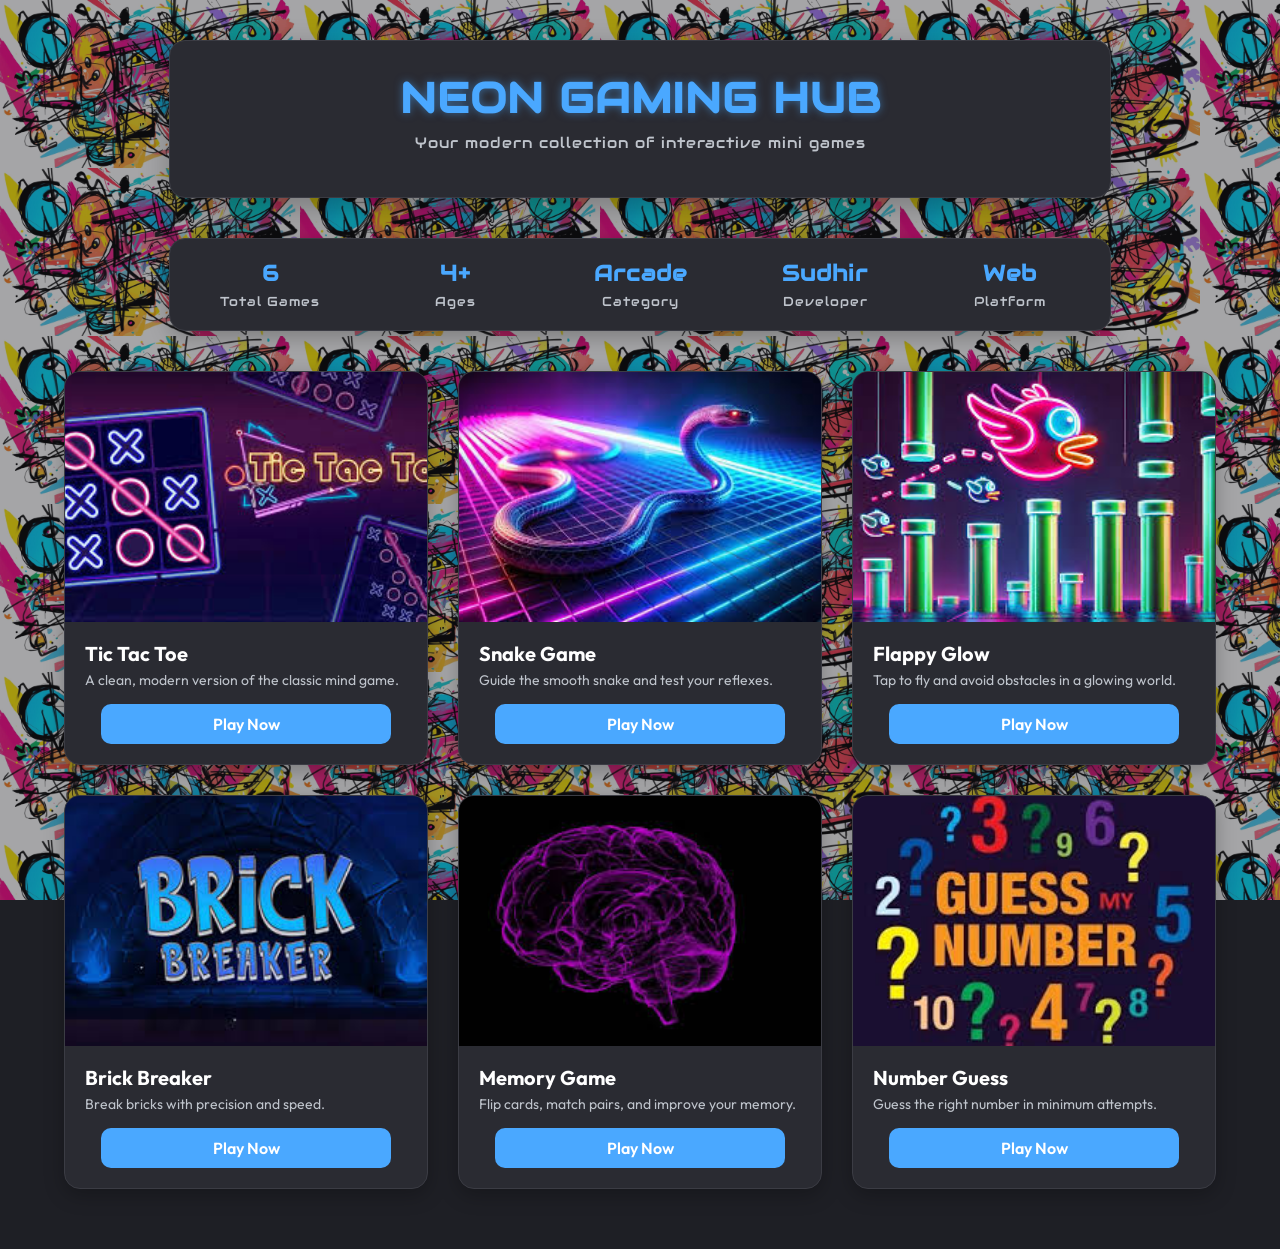
<file: index.html>
<!DOCTYPE html>
<html lang="en">
<head>
    <meta charset="UTF-8" />
    <meta name="viewport" content="width=device-width, initial-scale=1.0" />
    <title>Neon Gaming Hub</title>

    <link href="https://fonts.googleapis.com/css2?family=Outfit:wght@300;400;600;700&display=swap" rel="stylesheet">
<link href="https://fonts.googleapis.com/css2?family=Audiowide&display=swap" rel="stylesheet">
    <link rel="stylesheet" href="styles.css">
</head>

<body>

    <div class="header-card">
        <h1>Neon Gaming Hub</h1>
        <p>Your modern collection of interactive mini games</p>
    </div>

 <div class="info-bar">

        <div class="info-item">
            <h3>6</h3>
            <p>Total Games</p>
        </div>

        <div class="info-item">
            <h3>4+</h3>
            <p>Ages</p>
        </div>

        <div class="info-item">
            <h3>Arcade</h3>
            <p>Category</p>
        </div>

        <div class="info-item">
            <h3>Sudhir</h3>
            <p>Developer</p>
        </div>

        <div class="info-item">
            <h3>Web</h3>
            <p>Platform</p>
        </div>

    </div>

    <section class="game-container">

        <div class="game-card">
            <img src="tic.jpg" alt="Tic Tac Toe">
            <h2>Tic Tac Toe</h2>
            <p>A clean, modern version of the classic mind game.</p>
            <a href="tic-tac-toe.html" class="play-btn">Play Now</a>
        </div>

        <div class="game-card">
            <img src="snake.jpg" alt="Snake Game">
            <h2>Snake Game</h2>
            <p>Guide the smooth snake and test your reflexes.</p>
            <a href="snake_game.html" class="play-btn">Play Now</a>
        </div>

        <div class="game-card">
            <img src="flappy.jpg" alt="Flappy Glow">
            <h2>Flappy Glow</h2>
            <p>Tap to fly and avoid obstacles in a glowing world.</p>
            <a href="flappy-glow.html" class="play-btn">Play Now</a>
        </div>

        <div class="game-card">
            <img src="brick.jpg" alt="Brick Breaker">
            <h2>Brick Breaker</h2>
            <p>Break bricks with precision and speed.</p>
            <a href="brick_breaker.html" class="play-btn">Play Now</a>
        </div>

        <div class="game-card">
            <img src="memory.jpg" alt="Memory Game">
            <h2>Memory Game</h2>
            <p>Flip cards, match pairs, and improve your memory.</p>
            <a href="memory-game.html" class="play-btn">Play Now</a>
        </div>

        <div class="game-card">
            <img src="guess.jpg" alt="Number Guess">
            <h2>Number Guess</h2>
            <p>Guess the right number in minimum attempts.</p>
            <a href="number_guess_game.html" class="play-btn">Play Now</a>
        </div>
	</div>


    </section>

</body>
</html>
</file>
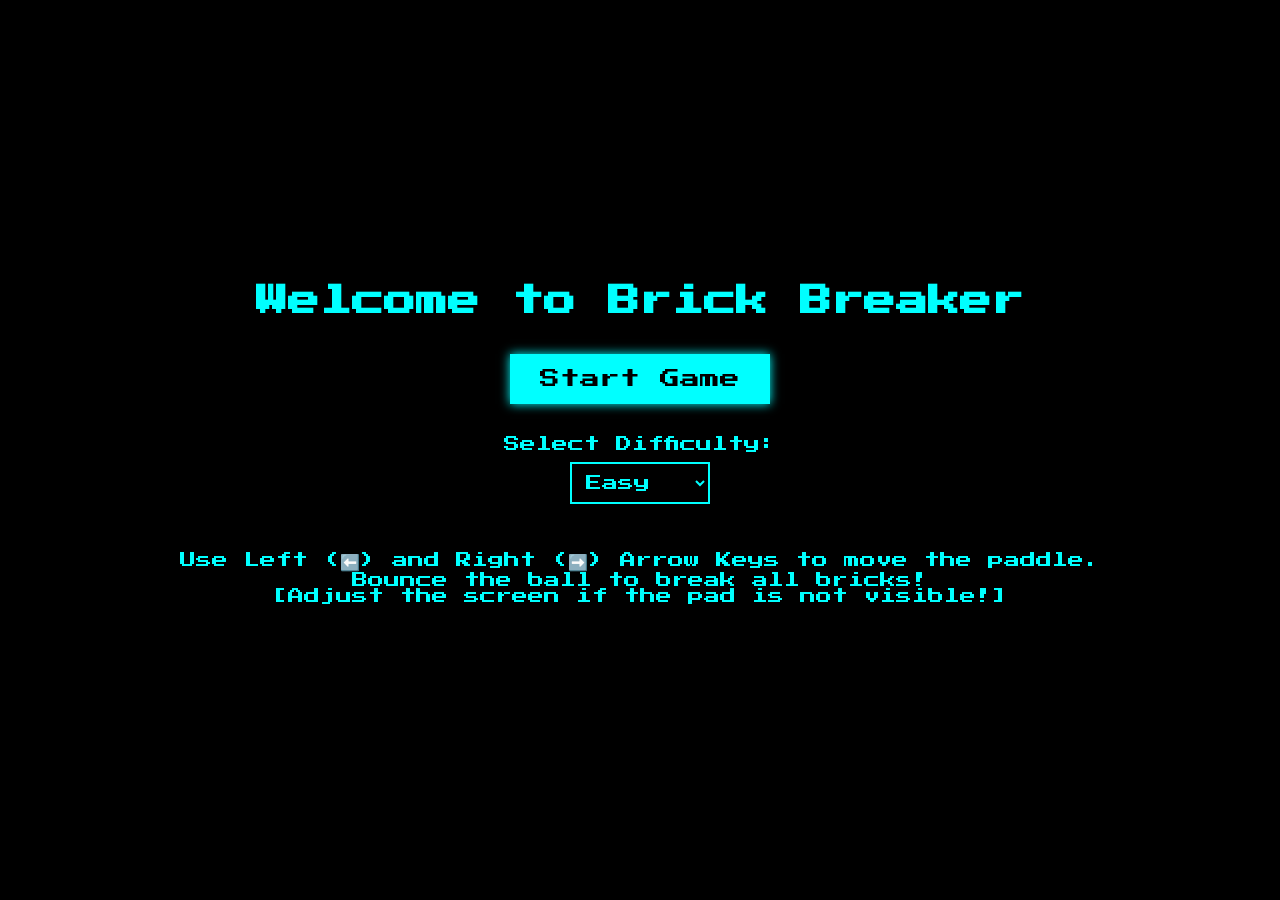
<file: brick_breaker.html>
<!DOCTYPE html>
<html lang="en">
<head>
    <meta charset="UTF-8">
    <meta name="viewport" content="width=device-width, initial-scale=1.0">
    <title>Brick Breaker</title>
    <link rel="stylesheet" href="brickbreaker.css">
    <link href="https://fonts.googleapis.com/css2?family=Press+Start+2P&display=swap" rel="stylesheet">
</head>
<body>
    <h1>Welcome to Brick Breaker</h1><br>
    <button id="startBtn">Start Game</button><br><br>
    Select Difficulty: <select id="difficulty">
        <option value="easy">Easy</option>
        <option value="medium">Medium</option>
        <option value="hard">Hard</option>
    </select><br><br>
    <p>Use Left (⬅️) and Right (➡️) Arrow Keys to move the paddle.<br>Bounce the ball to break all bricks!<br>
[Adjust the screen if the pad is not visible!]</p><br>
    <canvas id="gameCanvas"></canvas>
    
   <script src="brickbreaker.js"></script>
</body>
</html>
</file>
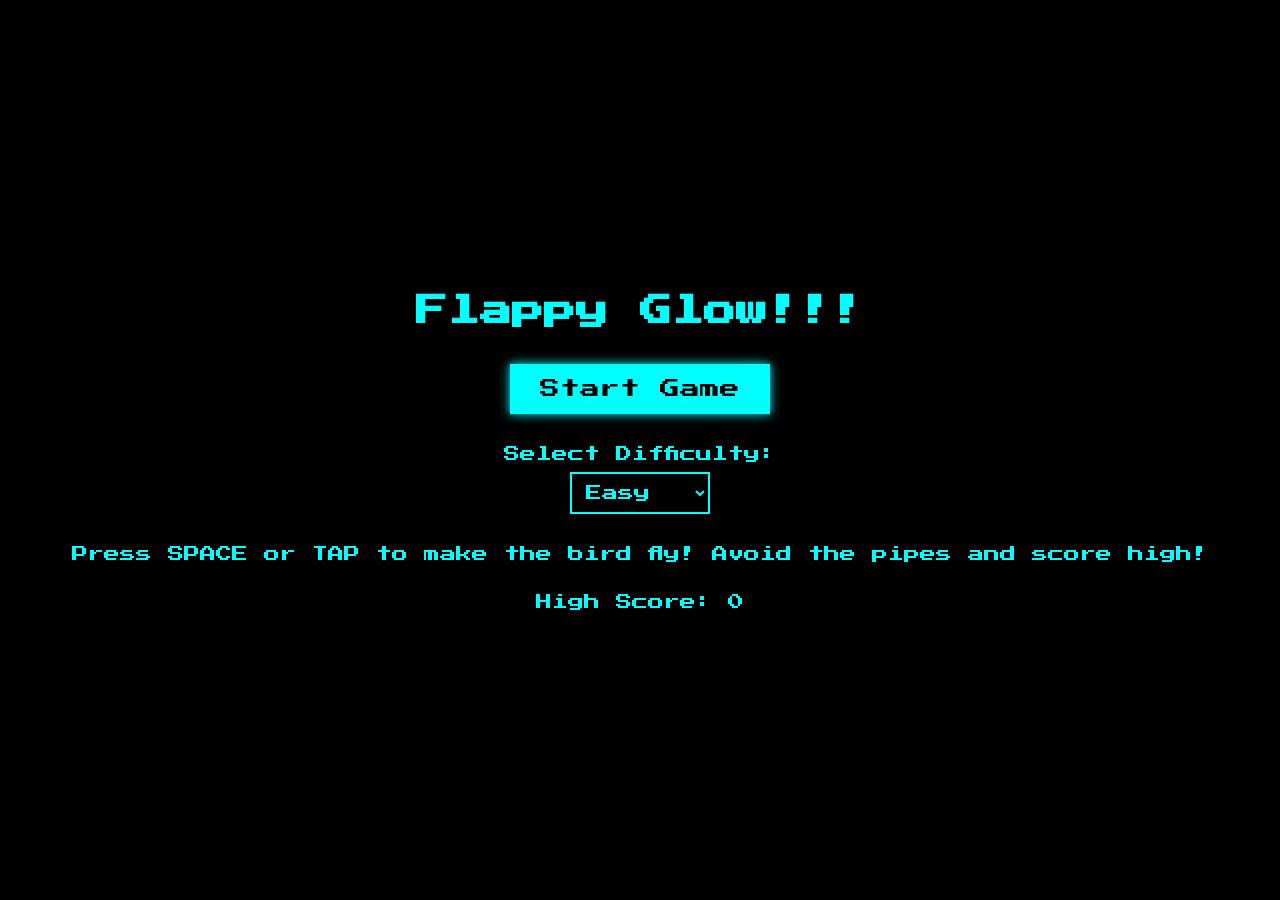
<file: flappy-glow.html>
<!DOCTYPE html>
<html lang="en">
<head>
    <meta charset="UTF-8">
    <meta name="viewport" content="width=device-width, initial-scale=1.0">
    <title>Flappy Glow</title>
    <link rel="stylesheet" href="flappyglow.css">
    <link href="https://fonts.googleapis.com/css2?family=Press+Start+2P&display=swap" rel="stylesheet">
</head>
<body>
    <h1>Flappy Glow!!!</h1><br>
    <button id="startBtn">Start Game</button><br><br>
    Select Difficulty: <select id="difficulty">
        <option value="easy">Easy</option>
        <option value="medium">Medium</option>
        <option value="hard">Hard</option>
    </select><br>
    <p>Press SPACE or TAP to make the bird fly! Avoid the pipes and score high!</p>
    <p id="highScore">High Score: 0</p>
    <canvas id="gameCanvas"></canvas>
    
    <script src="flappyglow.js"></script>
</body>
</html>
</file>
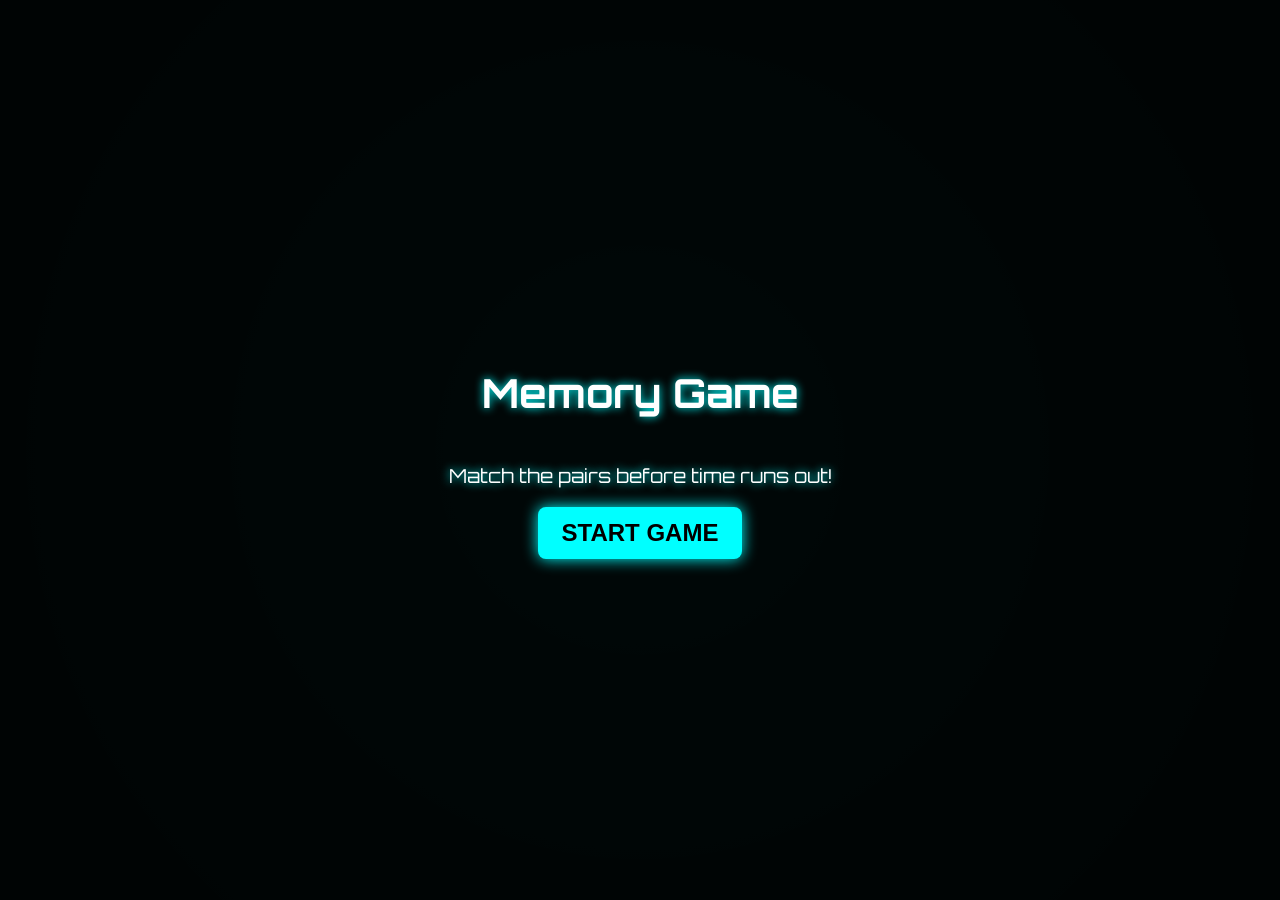
<file: memory-game.html>
<!DOCTYPE html>
<html lang="en">
<head>
    <meta charset="UTF-8">
    <meta name="viewport" content="width=device-width, initial-scale=1.0">
    <title>Memory Game</title>
    <link href="https://fonts.googleapis.com/css2?family=Orbitron:wght@400;700&display=swap" rel="stylesheet">
    <link rel="stylesheet" href="memorygame.css">
</head>
<body>

    <!-- Intro Page -->
    <div id="intro">
        <h1 style="font-size: 2.5rem;">Memory Game</h1>
        <p style="font-size: 1.2rem;">Match the pairs before time runs out!</p>
        <button id="start-btn" onclick="startGame()">Start Game</button>
    </div>

    <!-- Game Container -->
    <div id="game-container">
        <h1 style="text-shadow: 0 0 10px cyan;">Memory Game</h1>
        <div id="stats">
            <span>Time Left: <span id="time-left">60</span>s</span> | 
            <span>Score: <span id="score">0</span></span>
        </div><br>
        <div class="memory-grid" id="grid"></div>
    </div>

    <script src="memorygame.js"></script>

</body>
</html>
</file>
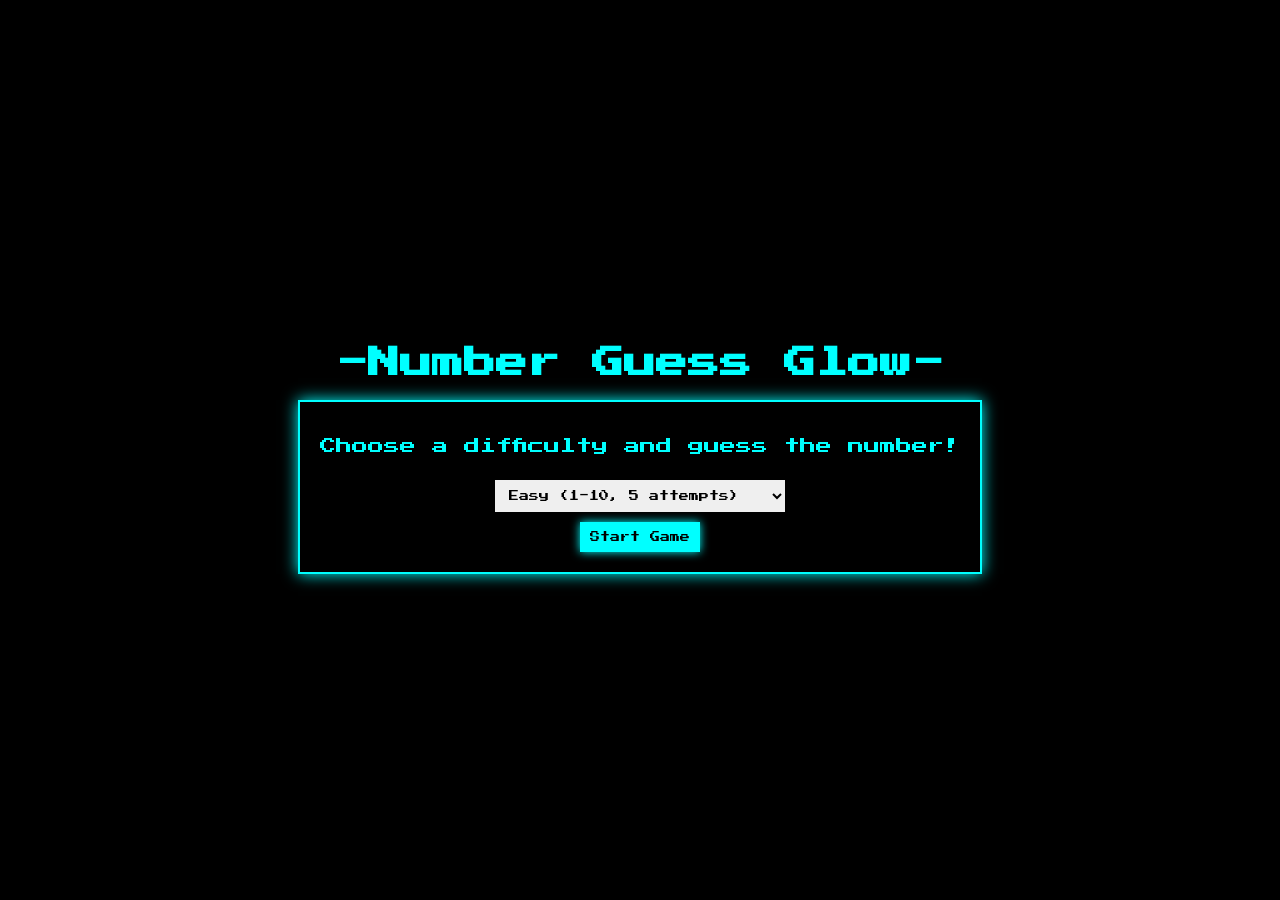
<file: number_guess_game.html>
<!DOCTYPE html>
<html lang="en">
<head>
    <meta charset="UTF-8">
    <meta name="viewport" content="width=device-width, initial-scale=1.0">
    <title>Number Guess Glow</title>
    <link rel="stylesheet" href="numberguess.css">
    <link href="https://fonts.googleapis.com/css2?family=Press+Start+2P&display=swap" rel="stylesheet">
</head>
<body>
    <h1>-Number Guess Glow-</h1>
    <div class="container">
        <p>Choose a difficulty and guess the number!</p>
        <select id="difficulty">
            <option value="easy">Easy (1-10, 5 attempts)</option>
            <option value="medium">Medium (1-50, 8 attempts)</option>
            <option value="hard">Hard (1-100, 14 attempts)</option>
        </select>
        <br>
        <button id="startBtn" onclick="startGame()">Start Game</button>
        <div id="gameArea" style="display:none;">
            <p>Guess a number:</p>
            <input type="number" id="guess" min="1">
            <button onclick="checkGuess()">Submit</button>
            <p id="message"></p>
            <button id="restartBtn" style="display:none;" onclick="restartGame()">Restart</button>
        </div>
    </div>
    <script src="numberguess.js"></script>
</body>
</html>
</file>
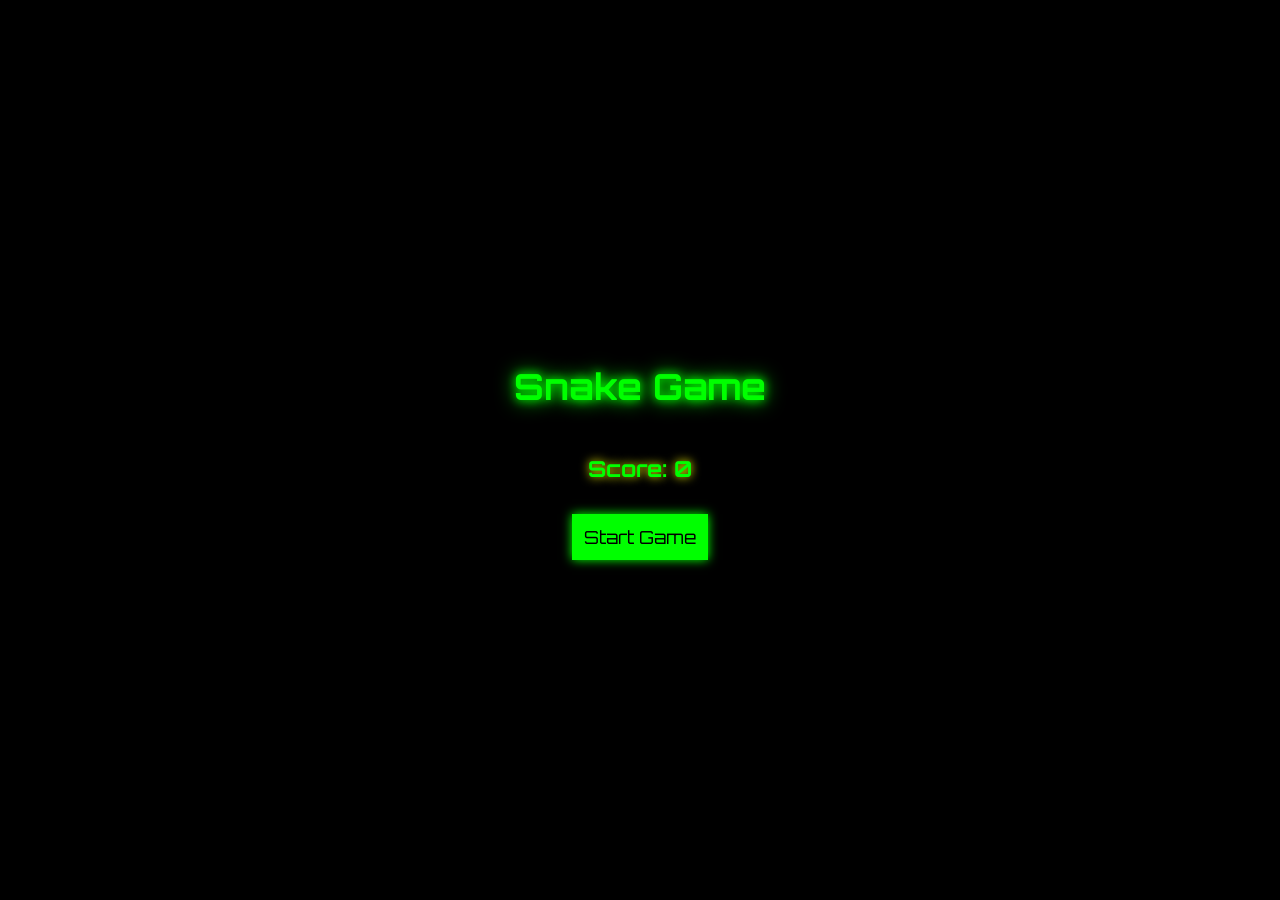
<file: snake_game.html>
<!DOCTYPE html>
<html lang="en">
<head>
    <meta charset="UTF-8">
    <meta name="viewport" content="width=device-width, initial-scale=1.0">
    <title>Snake Game</title>
        <link rel="stylesheet" href="snakegame.css">
</head>
<body>
    <h1>Snake Game</h1>
    <p id="scoreboard">Score: 0</p>
    <button onclick="startGame()">Start Game</button>
    <canvas id="gameCanvas" width="400" height="400" style="display: none;"></canvas>
       <script src="snakegame.js"></script>
</body>
</html>
</file>
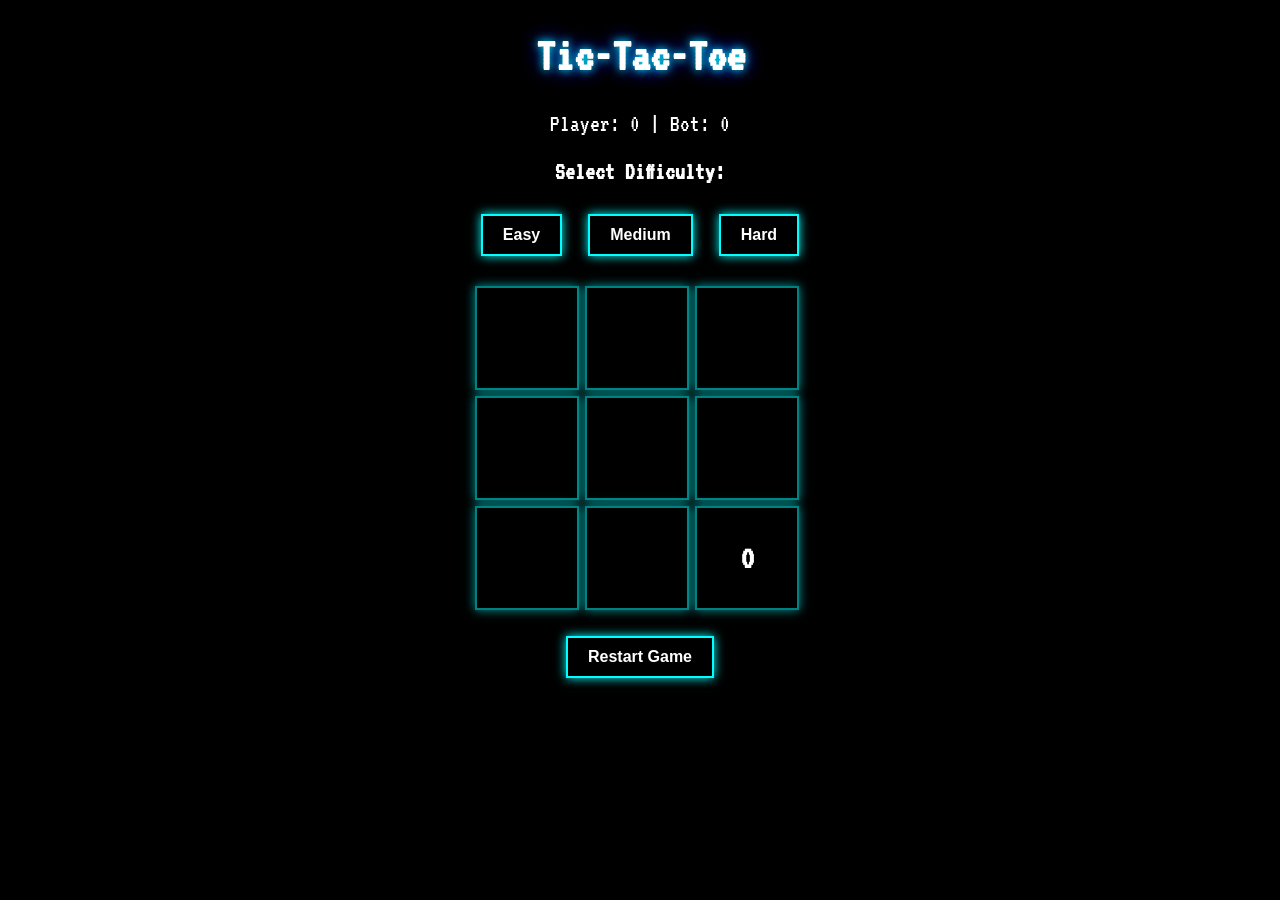
<file: tic-tac-toe-game.html>
<!DOCTYPE html>
<html lang="en">
<head>
    <meta charset="UTF-8">
    <meta name="viewport" content="width=device-width, initial-scale=1.0">
    <title>Tic-Tac-Toe</title>
    <link rel="stylesheet" href="tictactoe.css">
</head>
<body>

    <h1>Tic-Tac-Toe</h1>

    <div class="scoreboard">
        <p>Player: <span id="player-score">0</span> | Bot: <span id="bot-score">0</span></p>
    </div>

    <div class="difficulty">
        <label><h2>Select Difficulty: </h2></label>
        <button onclick="setDifficulty('easy')">Easy</button>
        <button onclick="setDifficulty('medium')">Medium</button>
        <button onclick="setDifficulty('hard')">Hard</button>
    </div>

    <div class="board" id="board"></div>

    <button onclick="resetGame()">Restart Game</button>

    <script src="tictactoe.js"></script>

</body>
</html>
</file>
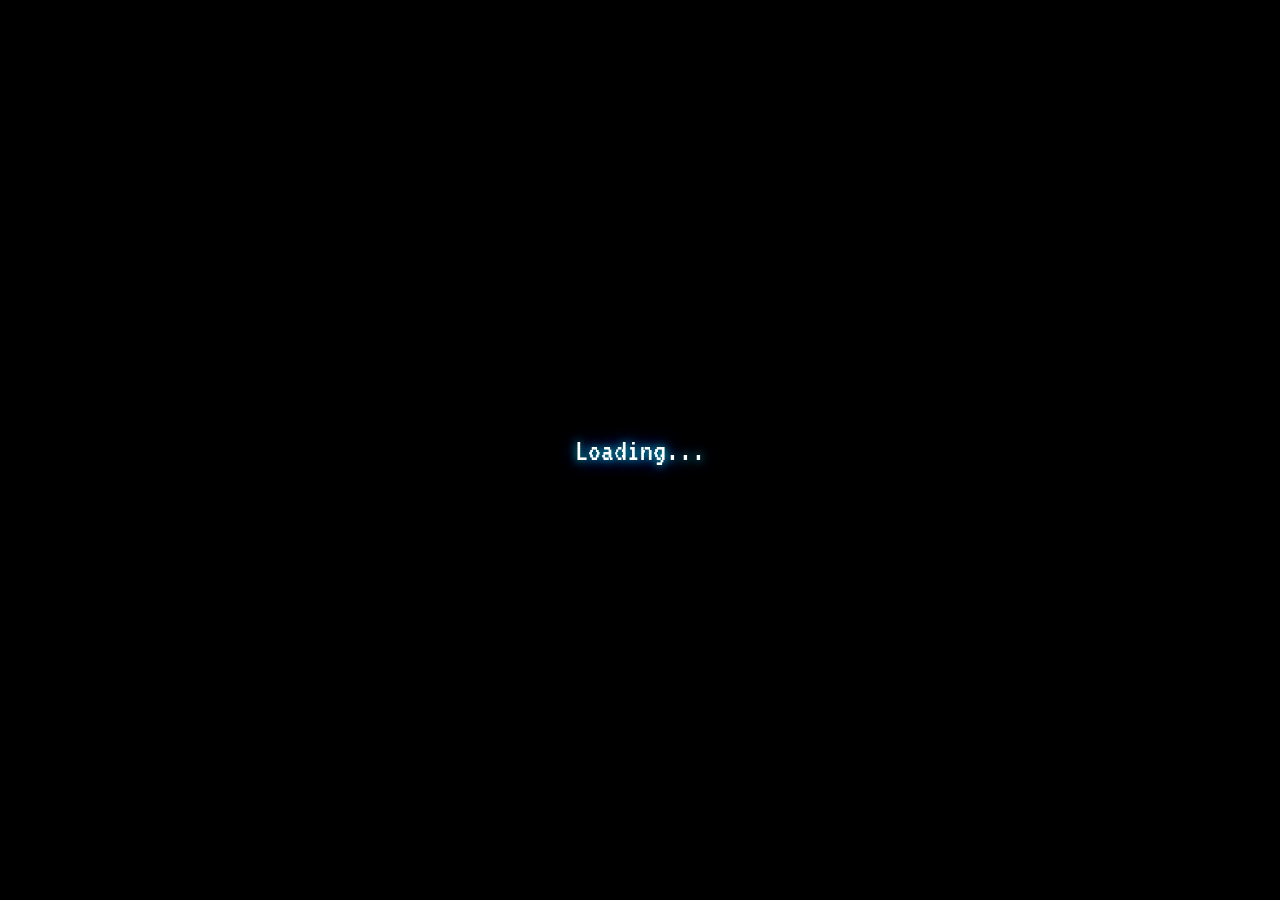
<file: tic-tac-toe.html>
<!DOCTYPE html>
<html lang="en">
<head>
    <meta charset="UTF-8">
    <meta name="viewport" content="width=device-width, initial-scale=1.0">
    <title>Tic-Tac-Toe</title>
    <link rel="stylesheet" href="tictactoeloading.css">
</head>
<body>

    <!-- Loading Screen -->
    <div id="loading-screen">Loading...</div>

    <!-- Intro Page -->
    <div class="content">
        <div class="container">
            <h1>Welcome to Tic-Tac-Toe</h1>
            <p class="game-info">Challenge yourself in a classic game with a neon twist!</p>
            <button class="start-btn" onclick="startGame()">Start Game</button>
        </div>
    </div>

   <script src="tictactoeloading.js"></script>

</body>
</html>
</file>
<file: styles.css>
body::before {
    content: "";
    position: fixed;
    top: 0;
    left: 0;
    width: 100%;
    height: 100%;
    background: rgba(30, 31, 37, 0.4); /* <-- adjust opacity here */
    pointer-events: none;
    z-index: -1;
}

body {
    margin: 0;
    font-family: 'Outfit', sans-serif;
    background: #1e1f25 url("doodle.png");
    background-size: 300px;
    background-attachment: fixed;
    position: relative;
    z-index: 0;
}


/* HEADER CARD */
.header-card {
    max-width: 900px;
    margin: 40px auto;
    padding: 30px 20px;
    background: #2a2b32;
    border-radius: 16px;
    text-align: center;
    box-shadow: 0 10px 30px rgba(0,0,0,0.25);
    border: 1px solid #3b3c44;
}

.header-card h1 {
    margin: 0;
    font-size: 42px;
    color: #4aa8ff;
    letter-spacing: 2px;
    text-transform: uppercase;
    font-family: 'Audiowide', sans-serif;
    letter-spacing: 1px;
    text-shadow: 0 0 8px rgba(74,168,255,0.5);
}

.header-card p {
    margin-top: 8px;
    font-size: 15px;
    color: #bfc4cc;
    font-family: 'Audiowide', sans-serif;
    letter-spacing: 1px;
}

/* GAME GRID */
.game-container {
    width: 90%;
    margin: auto;
    padding-bottom: 60px;

    display: grid;
    grid-template-columns: repeat(3, 1fr);
    gap: 30px;
}

/* GAME CARD (dark + modern) */
.game-card {
    background: #2a2b32;
    border-radius: 16px;
    padding-bottom: 20px;
    box-shadow: 0 6px 20px rgba(0,0,0,0.25);
    overflow: hidden;
    border: 1px solid #3b3c44;
    transition: 0.25s ease;
}

.game-card:hover {
    transform: translateY(-6px);
    box-shadow: 0 12px 28px rgba(0,0,0,0.35);
    border-color: #4aa8ff;
}

.game-card img {
    width: 100%;
    height: 250px;
    object-fit: cover;
}

/* TEXT INSIDE GAME CARD */
.game-card h2 {
    margin: 15px 20px 5px;
    color: #ffffff;
    font-size: 20px;
}

.game-card p {
    margin: 0 20px;
    color: #bfc4cc;
    font-size: 14px;
}

/* BUTTON */
.play-btn {
    display: block;
    width: 80%;
    margin: 15px auto 0;
    padding: 10px 0;
    background: #4aa8ff;
    color: white;
    text-decoration: none;
    text-align: center;
    font-weight: 600;
    border-radius: 10px;
    transition: 0.3s;
}

/* INFO BAR (clean and spaced properly) */
.info-bar {
    max-width: 900px;
    margin: 20px auto 40px auto;
    padding: 20px 20px;

    background: #2a2b32;
    border-radius: 16px;
    border: 1px solid #3b3c44;
    box-shadow: 0 6px 20px rgba(0,0,0,0.25);

    display: grid;
    grid-template-columns: repeat(5, 1fr);
    gap: 25px;
    text-align: center;
}

/* Each item */
.info-item h3 {
    margin: 0;
    font-size: 22px;
    font-weight: 700;
    color: #4aa8ff;
     font-family: 'Audiowide', sans-serif;
    letter-spacing: 1px;
}

.info-item p {
    margin: 6px 0 0;
    font-size: 13px;
    color: #bfc4cc;
     font-family: 'Audiowide', sans-serif;
    letter-spacing: 1px;
}

/* Responsive */
@media(max-width: 700px) {
    .info-bar {
        grid-template-columns: repeat(2, 1fr);
        gap: 20px;
        padding: 20px;
    }
}

/* Responsive Info Bar */
@media(max-width: 700px) {
    .info-bar {
        flex-wrap: wrap;
        gap: 20px;
        text-align: center;
        padding: 20px 10px;
    }

    .info-item {
        width: 45%;
    }
}


.play-btn:hover {
    background: #1e78d6;
}

/* RESPONSIVE */
@media(max-width: 900px) {
    .game-container {
        grid-template-columns: repeat(2, 1fr);
    }
}
@media(max-width: 600px) {
    .game-container {
        grid-template-columns: repeat(1, 1fr);
    }

    .header-card h1 {
        font-size: 28px;
    }
}
</file>
<file: brickbreaker.css>
body {
            margin: 0;
            background: black;
            overflow: hidden;
            display: flex;
            justify-content: center;
            align-items: center;
            height: 100vh;
            flex-direction: column;
            color: cyan;
            font-family: 'Press Start 2P', cursive;
            text-align: center;
        }
        canvas {
            border: 2px solid cyan;
            box-shadow: 0 0 15px cyan;
            display: none;
width: 100% !important;
    height: auto !important;
    max-width: 700px;
touch-action: none;
        }
        button {
            padding: 15px 30px;
            font-size: 20px;
            background: cyan;
            color: black;
            border: none;
            cursor: pointer;
            box-shadow: 0 0 10px cyan;
            transition: 0.3s;
            font-family: 'Press Start 2P', cursive;
        }
        button:hover {
            box-shadow: 0 0 20px cyan;
        }
        #difficulty {
            margin-top: 10px;
            font-size: 16px;
            background: black;
            color: cyan;
            border: 2px solid cyan;
            padding: 10px;
            font-family: 'Press Start 2P', cursive;
        }
</file>
<file: flappyglow.css>
body {
            margin: 0;
            background: black;
            display: flex;
            justify-content: center;
            align-items: center;
            height: 100vh;
            flex-direction: column;
            color: cyan;
            font-family: 'Press Start 2P', cursive;
            text-align: center;
        }
        canvas {
            border: 2px solid cyan;
            box-shadow: 0 0 15px cyan;
            display: none;
    width: 100% !important;
    height: auto !important;
    max-width: 400px;
    touch-action: none;
        }
        button {
            padding: 15px 30px;
            font-size: 20px;
            background: cyan;
            color: black;
            border: none;
            cursor: pointer;
            box-shadow: 0 0 10px cyan;
            transition: 0.3s;
            font-family: 'Press Start 2P', cursive;
        }
        button:hover {
            box-shadow: 0 0 20px cyan;
        }
        #difficulty {
            margin-top: 10px;
            font-size: 16px;
            background: black;
            color: cyan;
            border: 2px solid cyan;
            padding: 10px;
            font-family: 'Press Start 2P', cursive;
        }
</file>
<file: memorygame.css>
/* Neon Glowing Background */
        body {
            font-family: 'Orbitron', sans-serif;
            color: white;
            text-align: center;
            background: black;
            overflow: hidden;
            position: relative;
        }

        /* Animated Glowing Effect */
        body::before {
            content: "";
            position: fixed;
            top: -50%;
            left: -50%;
            width: 200%;
            height: 200%;
            background: radial-gradient(circle, cyan, transparent);
            animation: moveBackground 6s infinite linear;
            opacity: 0.3;
        }

        @keyframes moveBackground {
            0% { transform: translate(0, 0); }
            50% { transform: translate(20%, 20%); }
            100% { transform: translate(0, 0); }
        }

        /* Intro Page */
        #intro {
            position: fixed;
            top: 0;
            left: 0;
            width: 100%;
            height: 100%;
            background: rgba(0, 0, 0, 0.9);
            display: flex;
            flex-direction: column;
            justify-content: center;
            align-items: center;
            text-shadow: 0 0 10px cyan;
        }

        #start-btn {
            background: cyan;
            border: none;
            padding: 12px 24px;
            font-size: 1.5rem;
            font-weight: bold;
            cursor: pointer;
            transition: 0.3s;
            text-transform: uppercase;
            box-shadow: 0 0 15px cyan;
            border-radius: 8px;
        }

        #start-btn:hover {
            background: white;
            color: black;
            box-shadow: 0 0 25px cyan;
        }

        /* Game Container */
        #game-container {
            display: none;
            text-align: center;
            padding: 15px;
            position: relative;
        }

        .memory-grid {
            display: grid;
            grid-template-columns: repeat(4, 100px);
            grid-template-rows: repeat(4, 100px);
            gap: 10px;
            justify-content: center;
            margin: auto;
        }

        .card {
            width: 100px;
            height: 100px;
            background: rgba(0, 0, 0, 0.7);
            border: 2px solid cyan;
            display: flex;
            align-items: center;
            justify-content: center;
            font-size: 2rem;
            font-weight: bold;
            color: white;
            cursor: pointer;
            transition: 0.3s;
            box-shadow: 0 0 10px cyan;
            border-radius: 10px;
        }

        .flipped {
            background: cyan;
            color: black;
            box-shadow: 0 0 15px cyan;
        }

        /* Timer & Score */
        #stats {
            margin-top: 20px;
            font-size: 1.5rem;
            text-shadow: 0 0 10px cyan;
	}
</file>
<file: numberguess.css>
body {
            margin: 0;
            background: black;
            display: flex;
            justify-content: center;
            align-items: center;
            height: 100vh;
            flex-direction: column;
            color: cyan;
            font-family: 'Press Start 2P', cursive;
            text-align: center;
            animation: glowBackground 3s infinite alternate;
        }
        @keyframes glowBackground {
            0% { background-color: black; }
            100% { background-color: darkblue; }
        }
        .container {
            padding: 20px;
            border: 2px solid cyan;
            box-shadow: 0 0 15px cyan;
            background: rgba(0, 0, 0, 0.8);
        }
        button, input, select {
            margin-top: 10px;
            padding: 10px;
            font-size: 10px;
            border: none;
            font-family: 'Press Start 2P', cursive;
        }
        button {
            background: cyan;
            color: black;
            cursor: pointer;
            box-shadow: 0 0 10px cyan;
        }
        button:hover {
            box-shadow: 0 0 20px cyan;
        }
        input {
            text-align: center;
            width: 60px;
            background: black;
            color: cyan;
            border: 2px solid cyan;
        }
        #message {
            margin-top: 15px;
            font-size: 14px;
            animation: fadeIn 1s ease-in-out;
        }
        @keyframes fadeIn {
            from { opacity: 0; }
            to { opacity: 1; }
        }
        @keyframes winAnimation {
            0% { color: lime; transform: scale(1); }
            50% { color: yellow; transform: scale(1.2); }
            100% { color: lime; transform: scale(1); }
        }
        @keyframes loseAnimation {
            0% { color: red; transform: scale(1); }
            50% { color: orange; transform: scale(1.2); }
            100% { color: red; transform: scale(1); }
        }
</file>
<file: snakegame.css>
@import url('https://fonts.googleapis.com/css2?family=Press+Start+2P&family=Orbitron:wght@400;700&display=swap');
        
        body {
            margin: 0;
            background: black;
            display: flex;
            justify-content: center;
            align-items: center;
            height: 100vh;
            flex-direction: column;
            color: lime;
            font-family: 'Orbitron', sans-serif;
            text-align: center;
            animation: glowBackground 3s infinite alternate;
        }
        
        @keyframes glowBackground {
            0% { background-color: black; }
            100% { background-color: darkgreen; }
        }
        
        h1 {
            font-size: 36px;
            text-shadow: 0 0 10px lime, 0 0 20px lime;
            animation: glowText 1.5s infinite alternate;
        }
        
        @keyframes glowText {
            0% { text-shadow: 0 0 10px lime, 0 0 20px lime; }
            100% { text-shadow: 0 0 20px lime, 0 0 40px lime; }
        }
        
        #scoreboard {
            font-size: 22px;
            font-weight: bold;
            text-shadow: 0 0 10px yellow;
        }
        
        canvas {
            border: 2px solid lime;
            box-shadow: 0 0 15px lime;
width: 100% !important;
    height: auto !important;
    max-width: 450px;
    display: block;
    margin: auto;
    touch-action: none;
        }
        
        button {
            margin-top: 10px;
            padding: 12px;
            font-size: 18px;
            font-family: 'Orbitron', sans-serif;
            background: lime;
            color: black;
            border: none;
            cursor: pointer;
            box-shadow: 0 0 10px lime;
            transition: all 0.3s ease-in-out;
        }
        
        button:hover {
            box-shadow: 0 0 20px lime, 0 0 30px lime;
            transform: scale(1.1);
        }
</file>
<file: tictactoe.css>
@import url('https://fonts.googleapis.com/css2?family=VT323&display=swap');

body {
    margin: 0;
    padding: 0;
    background: black;
    color: white;
    font-family: 'VT323', monospace;
    text-align: center;
    overflow: hidden;
    position: relative;
}

/* Glowing Animated Background */
@keyframes neonGlow {
    0% { background: radial-gradient(circle, rgba(20,20,20,1) 0%, rgba(0,0,0,1) 100%); }
    50% { background: radial-gradient(circle, rgba(100,20,200,1) 10%, rgba(0,0,0,1) 100%); }
    100% { background: radial-gradient(circle, rgba(20,20,20,1) 0%, rgba(0,0,0,1) 100%); }
}

body::before {
    content: "";
    position: absolute;
    top: 0;
    left: 0;
    width: 100%;
    height: 100%;
    z-index: -1;
    animation: neonGlow 6s infinite alternate;
}

h1 {
    font-size: 3rem;
    text-shadow: 0 0 10px cyan, 0 0 20px blue;
}

.scoreboard {
    font-size: 1.5rem;
    margin-bottom: 20px;
}

/* Tic-Tac-Toe Board */
.board {
    display: grid;
    grid-template-columns: repeat(3, 100px);
    grid-template-rows: repeat(3, 100px);
    gap: 10px;
    margin: 20px auto;
    width: 330px;
}

/* Glowing Cells */
.cell {
    width: 100px;
    height: 100px;
    background-color: rgba(0, 0, 0, 0.7);
    border: 2px solid rgba(0, 255, 255, 0.5);
    display: flex;
    align-items: center;
    justify-content: center;
    font-size: 2rem;
    font-weight: bold;
    color: white;
    cursor: pointer;
    transition: 0.3s;
    box-shadow: 0 0 10px rgba(0, 255, 255, 0.6);
}

.cell:hover {
    box-shadow: 0 0 20px rgba(0, 255, 255, 1);
}

/* Glowing Buttons */
button {
    background: transparent;
    border: 2px solid cyan;
    padding: 10px 20px;
    font-size: 1rem;
    font-weight: bold;
    color: white;
    cursor: pointer;
    transition: 0.3s;
    margin: 10px;
    box-shadow: 0 0 10px cyan;
}

button:hover {
    background: cyan;
    color: black;
    box-shadow: 0 0 20px cyan;
}

/* Winner Message */
.winner-message {
    position: fixed;
    top: 50%;
    left: 50%;
    transform: translate(-50%, -50%);
    background: rgba(0, 0, 0, 0.8);
    padding: 20px;
    font-size: 2rem;
    font-weight: bold;
    border: 2px solid cyan;
    box-shadow: 0 0 20px cyan;
    animation: glowWinner 1s infinite alternate;
}

/* Winner Glow */
@keyframes glowWinner {
    0% { box-shadow: 0 0 10px cyan; }
    100% { box-shadow: 0 0 30px cyan; }
}
</file>
<file: tictactoeloading.css>
@import url('https://fonts.googleapis.com/css2?family=VT323&display=swap');

        body {
            margin: 0;
            padding: 0;
            background: black;
            color: white;
            font-family: 'VT323', monospace;
            text-align: center;
            overflow: hidden;
        }

        /* Loading Screen */
        #loading-screen {
            position: fixed;
            top: 0;
            left: 0;
            width: 100%;
            height: 100%;
            background: black;
            display: flex;
            justify-content: center;
            align-items: center;
            font-size: 2rem;
            text-shadow: 0 0 10px cyan, 0 0 20px blue;
            animation: flicker 1.5s infinite alternate;
        }

        @keyframes flicker {
            from { opacity: 1; }
            to { opacity: 0.5; }
        }

        /* Hidden after loading */
        .content {
            display: none;
        }

        /* Intro Page */
        .container {
            position: absolute;
            top: 50%;
            left: 50%;
            transform: translate(-50%, -50%);
        }

        h1 {
            font-size: 3rem;
            text-shadow: 0 0 10px cyan, 0 0 20px blue;
            animation: glow 1.5s infinite alternate;
        }

        @keyframes glow {
            from { text-shadow: 0 0 10px cyan, 0 0 20px blue; }
            to { text-shadow: 0 0 20px cyan, 0 0 40px blue; }
        }

        .game-info {
            font-size: 1.5rem;
            margin-bottom: 20px;
        }

        /* Start Button */
        .start-btn {
            display: inline-block;
            padding: 15px 30px;
            font-size: 1.5rem;
            color: white;
            border: 2px solid cyan;
            background: transparent;
            text-transform: uppercase;
            cursor: pointer;
            position: relative;
            overflow: hidden;
            transition: 0.3s;
        }

        .start-btn:hover {
            background: cyan;
            color: black;
        }
</file>
